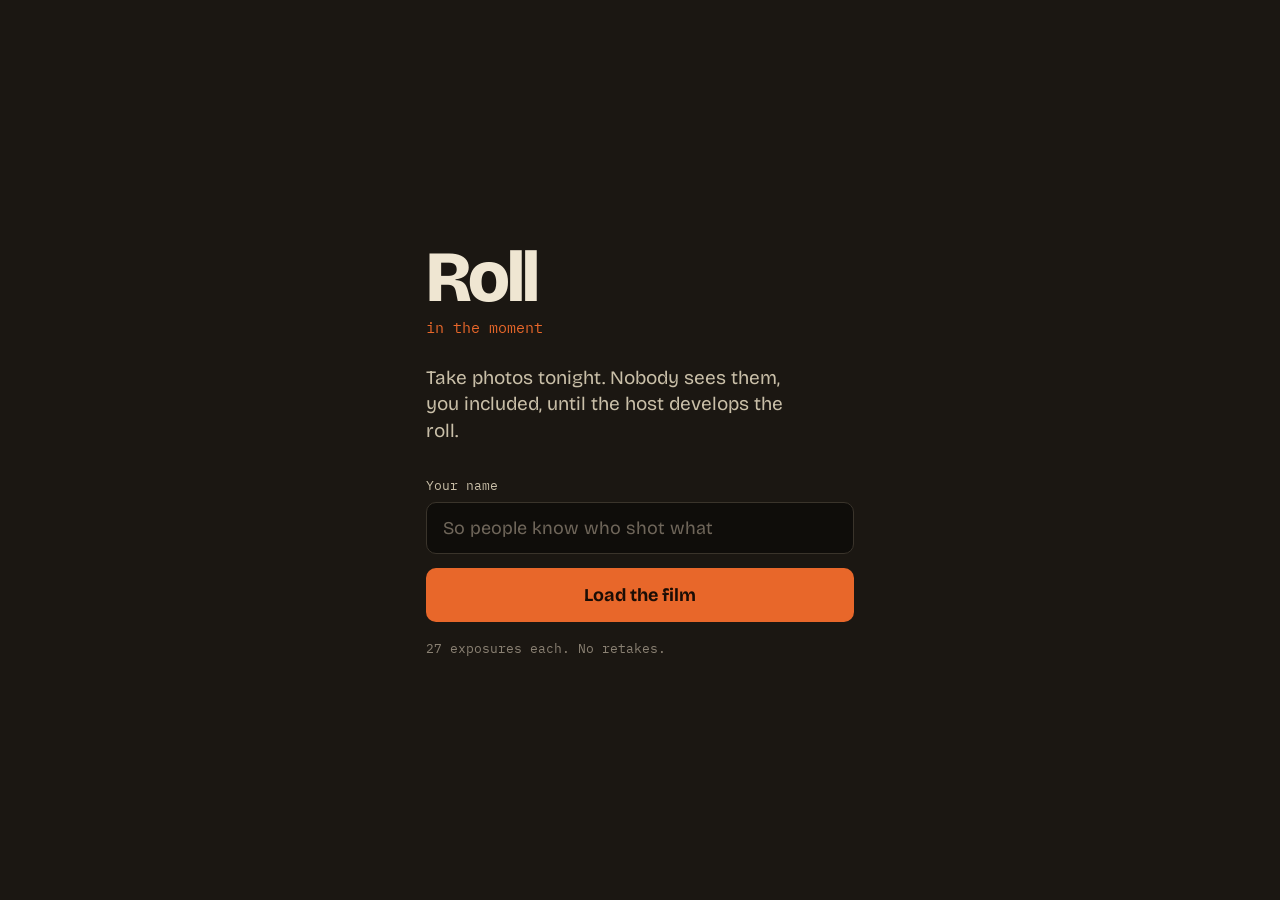
<file: docs/index.html>
<!doctype html>
<html lang="en">
<head>
<meta charset="utf-8">
<meta name="viewport" content="width=device-width, initial-scale=1, viewport-fit=cover, user-scalable=no">
<meta name="robots" content="noindex">
<meta name="theme-color" content="#1b1712">
<title>Roll</title>
<link rel="preconnect" href="https://fonts.googleapis.com">
<link rel="preconnect" href="https://fonts.gstatic.com" crossorigin>
<link href="https://fonts.googleapis.com/css2?family=Bricolage+Grotesque:opsz,wght@12..96,400;12..96,700;12..96,800&family=IBM+Plex+Mono:wght@400;600&display=swap" rel="stylesheet">
<link rel="stylesheet" href="styles.css">
</head>
<body>

<section id="load" class="screen">
  <div class="load-inner">
    <h1 class="wordmark">Roll</h1>
    <p class="tagline">in the moment</p>
    <p class="lede">Take photos tonight. Nobody sees them, you included, until the host develops the roll.</p>
    <form id="load-form">
      <label for="name">Your name</label>
      <input id="name" name="name" autocomplete="given-name" maxlength="30" required placeholder="So people know who shot what">
      <button type="submit" class="btn">Load the film</button>
    </form>
    <p id="load-error" class="error" hidden></p>
    <p class="fine">27 exposures each. No retakes.</p>
  </div>
</section>

<section id="camera" class="screen" hidden>
  <div class="finder-wrap">
    <div class="finder" id="finder">
      <video id="video" playsinline muted autoplay></video>
      <div class="finder-marks" aria-hidden="true"><i></i><i></i><i></i><i></i></div>
      <div class="blink" id="blink"></div>
    </div>
  </div>

  <div class="body">
    <div class="controls">
      <div class="counter" aria-live="polite">
        <span id="count">27</span>
        <small>left</small>
      </div>
      <button id="shutter" class="shutter" aria-label="Take photo"></button>
      <div class="toggles">
        <button id="flash" class="toggle" aria-pressed="false">Flash off</button>
        <button id="flip" class="toggle">Flip</button>
      </div>
    </div>

    <div class="wind" id="wind" role="slider" aria-label="Wind the film" aria-valuemin="0" aria-valuemax="100" aria-valuenow="100" tabindex="0">
      <div class="wheel" id="wheel"></div>
      <span class="wind-hint" id="wind-hint">Drag to wind</span>
    </div>

    <div class="label">
      <span class="label-name">Roll</span>
      <span class="label-tag">in the moment</span>
      <span class="label-spec">ISO 400 &middot; 27 EXP</span>
    </div>
    <p class="status" id="status"></p>
  </div>
  <div class="white" id="white"></div>
  <button id="dev-thumb" class="dev-thumb" hidden></button>
</section>

<section id="done" class="screen" hidden>
  <div class="load-inner">
    <h1 class="wordmark">That's the roll.</h1>
    <p class="lede">All 27 frames are shot. They develop when the host says so. Keep this link, it turns into the gallery.</p>
    <p class="status" id="done-status"></p>
  </div>
</section>

<script type="module" src="camera.js"></script>
</body>
</html>
</file>
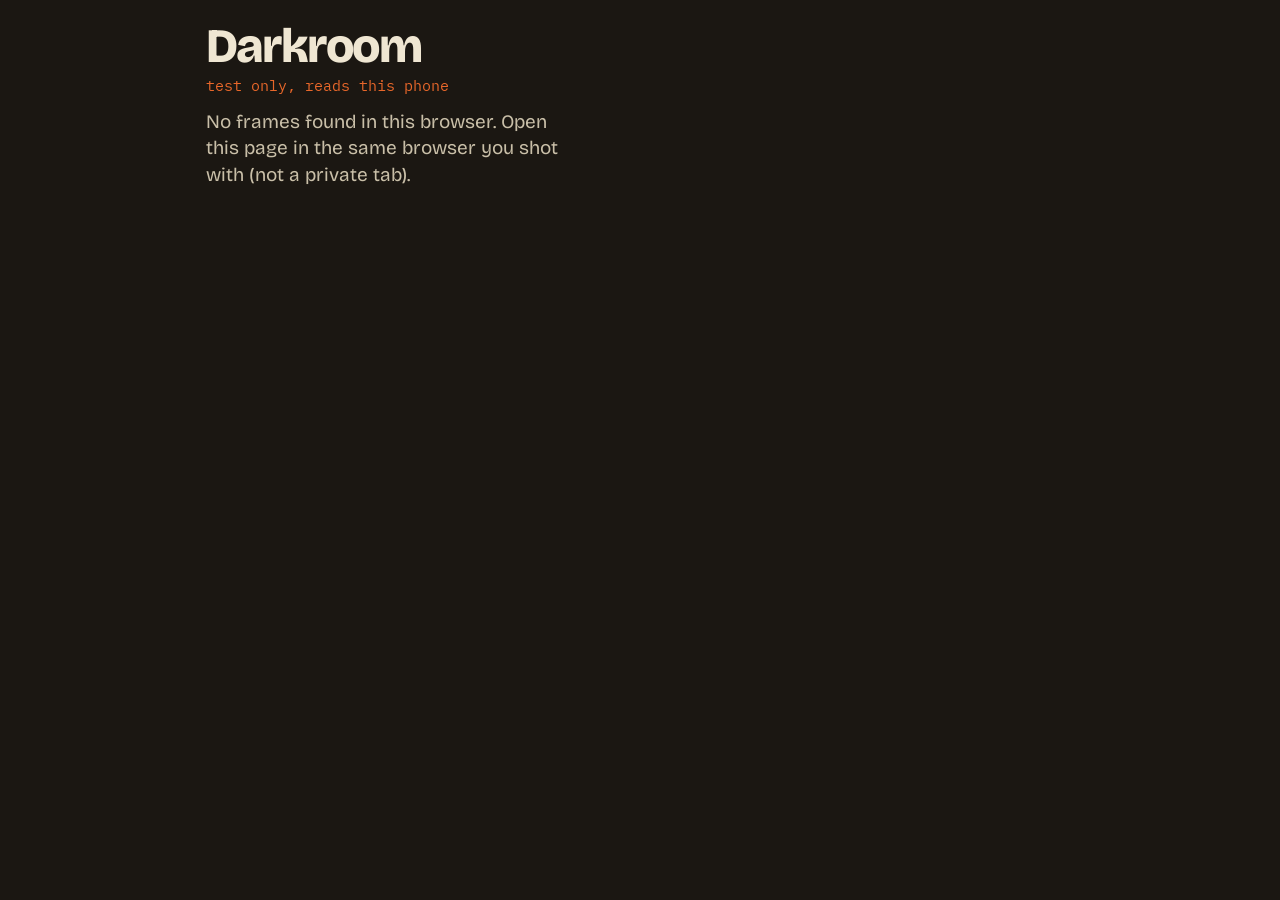
<file: docs/darkroom.html>
<!doctype html>
<html lang="en">
<head>
<meta charset="utf-8">
<meta name="viewport" content="width=device-width, initial-scale=1, viewport-fit=cover">
<meta name="robots" content="noindex">
<meta name="theme-color" content="#1b1712">
<title>Roll Darkroom</title>
<link rel="preconnect" href="https://fonts.googleapis.com">
<link rel="preconnect" href="https://fonts.gstatic.com" crossorigin>
<link href="https://fonts.googleapis.com/css2?family=Bricolage+Grotesque:opsz,wght@12..96,400;12..96,800&family=IBM+Plex+Mono:wght@400;600&display=swap" rel="stylesheet">
<link rel="stylesheet" href="styles.css">
<style>
  .dark { max-width: 900px; margin: 0 auto; padding: calc(24px + env(safe-area-inset-top)) 16px 48px; }
  .dark .wordmark { font-size: 48px; }
  .dark .lede { margin: 14px 0 20px; }
  .actions { display: flex; gap: 10px; margin-bottom: 20px; }
  .actions .btn { width: auto; padding: 12px 18px; font-size: 16px; }
  .grid { display: grid; grid-template-columns: repeat(auto-fill, minmax(140px, 1fr)); gap: 8px; }
  .grid figure { margin: 0; }
  .grid img { width: 100%; display: block; border-radius: 4px; background: #0f0d0a; }
  .grid figcaption { font-family: var(--mono); font-size: 11px; color: var(--cream-dim); margin-top: 4px; }
  .view { position: fixed; inset: 0; background: rgba(10,8,6,0.96); display: flex; align-items: center; justify-content: center; padding: 16px; z-index: 5; }
  .view img { max-width: 100%; max-height: 100%; object-fit: contain; }
</style>
</head>
<body>
<main class="dark">
  <h1 class="wordmark">Darkroom</h1>
  <p class="tagline">test only, reads this phone</p>
  <p class="lede" id="lede">Developing...</p>
  <div class="actions" id="actions" hidden>
    <button class="btn" id="save">Save all to Photos</button>
  </div>
  <div class="grid" id="grid"></div>
</main>
<div class="view" id="view" hidden><img id="view-img" alt=""></div>

<script type="module">
import { all } from './queue.js';

const params = new URLSearchParams(location.search);
const only = params.get('e');
const grid = document.getElementById('grid');
const view = document.getElementById('view');

const items = (await all()).filter((p) => !only || p.eventId === only);
const lede = document.getElementById('lede');

if (!items.length) {
  lede.textContent = 'No frames found in this browser. Open this page in the same browser you shot with (not a private tab).';
} else {
  const rolls = new Set(items.map((p) => p.eventId)).size;
  lede.textContent = `${items.length} frames${rolls > 1 ? ` across ${rolls} rolls` : ''}. Tap one to see it big, or press and hold to save it.`;
  document.getElementById('actions').hidden = false;
  for (const p of items) {
    const url = URL.createObjectURL(p.blob);
    const fig = document.createElement('figure');
    const img = document.createElement('img');
    img.src = url;
    img.alt = `Frame by ${p.name}`;
    img.loading = 'lazy';
    img.onclick = () => { document.getElementById('view-img').src = url; view.hidden = false; };
    const cap = document.createElement('figcaption');
    cap.textContent = `${p.eventId} · ${p.name} · ${new Date(p.takenAt).toLocaleTimeString([], { hour: 'numeric', minute: '2-digit' })}`;
    fig.append(img, cap);
    grid.append(fig);
  }
}

view.onclick = () => { view.hidden = true; };

document.getElementById('save').onclick = async () => {
  const files = items.map((p, i) => new File([p.blob], `roll-${p.eventId}-${String(i + 1).padStart(2, '0')}.jpg`, { type: 'image/jpeg' }));
  if (navigator.canShare?.({ files })) {
    try { await navigator.share({ files }); } catch {}
    return;
  }
  for (const f of files) {
    const a = document.createElement('a');
    a.href = URL.createObjectURL(f);
    a.download = f.name;
    a.click();
    await new Promise((r) => setTimeout(r, 250));
  }
};
</script>
</body>
</html>
</file>
<file: docs/styles.css>
:root {
  --table: #1b1712;
  --wrap: #2f4a3a;
  --wrap-dark: #233a2d;
  --cream: #efe6d2;
  --cream-dim: #c9bfa8;
  --orange: #e8672a;
  --orange-dark: #b84a17;
  --plastic: #141414;
  --sans: "Bricolage Grotesque", system-ui, sans-serif;
  --mono: "IBM Plex Mono", ui-monospace, monospace;
}

* { box-sizing: border-box; margin: 0; padding: 0; }
html, body { height: 100%; }
body {
  background: var(--table);
  color: var(--cream);
  font-family: var(--sans);
  -webkit-tap-highlight-color: transparent;
  overscroll-behavior: none;
}
[hidden] { display: none !important; }
button { font: inherit; color: inherit; background: none; border: 0; cursor: pointer; }

.screen {
  min-height: 100dvh;
  max-width: 460px;
  margin: 0 auto;
  padding: env(safe-area-inset-top) 16px env(safe-area-inset-bottom);
}

/* Load + done */
#load, #done { display: flex; align-items: center; }
.load-inner { width: 100%; padding: 48px 0; }
.wordmark { font-size: 72px; font-weight: 800; letter-spacing: -0.04em; line-height: 0.95; }
#done .wordmark { font-size: 48px; }
.tagline { font-family: var(--mono); color: var(--orange); font-size: 15px; margin-top: 6px; }
.lede { font-size: 19px; line-height: 1.4; color: var(--cream-dim); margin: 28px 0 32px; max-width: 30ch; }
label { display: block; font-family: var(--mono); font-size: 13px; color: var(--cream-dim); margin-bottom: 8px; }
input {
  width: 100%;
  font: inherit; font-size: 18px;
  padding: 14px 16px;
  background: #0f0d0a;
  color: var(--cream);
  border: 1px solid #3a342b;
  border-radius: 10px;
  margin-bottom: 14px;
}
input:focus { outline: 2px solid var(--orange); outline-offset: 1px; border-color: transparent; }
input::placeholder { color: #6f665a; }
.btn {
  width: 100%;
  padding: 16px;
  font-size: 18px; font-weight: 700;
  background: var(--orange);
  color: #1b0d05;
  border-radius: 10px;
}
.btn:active { background: var(--orange-dark); }
.fine { font-family: var(--mono); font-size: 13px; color: #8a8173; margin-top: 18px; }
.error { color: #ff9b7a; margin-top: 14px; line-height: 1.4; }

/* Camera */
#camera {
  display: flex; flex-direction: column;
  height: 100dvh; min-height: 0;
  padding-left: 0; padding-right: 0;
  background: var(--plastic);
  user-select: none; -webkit-user-select: none;
}
.finder-wrap {
  flex: 1; min-height: 0;
  display: flex; align-items: center; justify-content: center;
  padding: 14px 16px 10px;
}
.finder {
  position: relative;
  height: 100%; max-width: 100%;
  aspect-ratio: 2 / 3;
  border-radius: 14px;
  overflow: hidden;
  background: #000;
  border: 3px solid #050505;
}
.finder video { width: 100%; height: 100%; object-fit: cover; display: block; }
.finder video.mirror { transform: scaleX(-1); }
.finder::after {
  content: ""; position: absolute; inset: 0;
  box-shadow: inset 0 0 70px 18px rgba(0,0,0,0.75);
  pointer-events: none;
}
.finder-marks i { position: absolute; width: 18px; height: 18px; border-color: rgba(239,230,210,0.55); border-style: solid; border-width: 0; z-index: 1; }
.finder-marks i:nth-child(1) { top: 14%; left: 12%; border-top-width: 1.5px; border-left-width: 1.5px; }
.finder-marks i:nth-child(2) { top: 14%; right: 12%; border-top-width: 1.5px; border-right-width: 1.5px; }
.finder-marks i:nth-child(3) { bottom: 14%; left: 12%; border-bottom-width: 1.5px; border-left-width: 1.5px; }
.finder-marks i:nth-child(4) { bottom: 14%; right: 12%; border-bottom-width: 1.5px; border-right-width: 1.5px; }
.blink { position: absolute; inset: 0; background: #000; opacity: 0; pointer-events: none; z-index: 2; }
.blink.on { animation: blink 260ms ease-out; }
@keyframes blink { 0% { opacity: 1; } 60% { opacity: 1; } 100% { opacity: 0; } }

.body {
  background: var(--wrap);
  background-image: repeating-linear-gradient(90deg, rgba(0,0,0,0.035) 0 2px, transparent 2px 5px);
  border-top: 4px solid var(--plastic);
  border-radius: 22px 22px 0 0;
  padding: 18px 16px calc(14px + env(safe-area-inset-bottom));
}
.controls { display: grid; grid-template-columns: 1fr auto 1fr; align-items: center; gap: 12px; }
.counter {
  justify-self: start;
  display: flex; flex-direction: column; align-items: center;
  background: #0b0b0b;
  border: 2px solid var(--wrap-dark);
  border-radius: 10px;
  padding: 6px 12px 5px;
  min-width: 64px;
  font-family: var(--mono);
}
.counter span { font-size: 28px; font-weight: 600; color: var(--cream); line-height: 1; }
.counter small { font-size: 10px; color: var(--cream-dim); text-transform: uppercase; letter-spacing: 0.12em; margin-top: 3px; }

.shutter {
  width: 84px; height: 84px; border-radius: 50%;
  background: var(--orange);
  border: 6px solid var(--plastic);
  box-shadow: 0 0 0 3px var(--wrap-dark), inset 0 -6px 0 var(--orange-dark);
  transition: transform 80ms;
}
.shutter:active:not(:disabled) { transform: scale(0.94); box-shadow: 0 0 0 3px var(--wrap-dark), inset 0 -2px 0 var(--orange-dark); }
.shutter:disabled { background: #6b4a37; box-shadow: 0 0 0 3px var(--wrap-dark), inset 0 -6px 0 #4c3426; cursor: default; }

.toggles { justify-self: end; display: flex; flex-direction: column; gap: 8px; align-items: flex-end; }
.toggle {
  font-family: var(--mono); font-size: 13px;
  color: var(--cream);
  padding: 7px 10px;
  border: 1.5px solid rgba(239,230,210,0.35);
  border-radius: 8px;
  min-width: 86px;
}
.toggle[aria-pressed="true"] { background: var(--cream); color: var(--wrap-dark); border-color: var(--cream); }

.wind {
  position: relative;
  margin-top: 18px;
  height: 46px;
  border-radius: 10px;
  overflow: hidden;
  background: #0b0b0b;
  touch-action: none;
  cursor: grab;
}
.wind:active { cursor: grabbing; }
.wheel {
  position: absolute; inset: 4px;
  border-radius: 7px;
  background: repeating-linear-gradient(90deg, #2a2a2a 0 5px, #4a4a4a 5px 7px, #1a1a1a 7px 11px);
  background-position-x: 0;
}
.wind-hint {
  position: absolute; inset: 0;
  display: flex; align-items: center; justify-content: center;
  font-family: var(--mono); font-size: 13px; font-weight: 600;
  color: var(--cream);
  background: rgba(11,11,11,0.55);
  pointer-events: none;
  transition: opacity 200ms;
}
.wind.ready .wind-hint { opacity: 0; }
.wind.ready { cursor: default; }

.label { display: flex; align-items: baseline; gap: 10px; margin-top: 16px; }
.label-name { font-size: 26px; font-weight: 800; letter-spacing: -0.03em; }
.label-tag { font-family: var(--mono); font-size: 12px; color: var(--orange); }
.label-spec { font-family: var(--mono); font-size: 11px; color: var(--cream-dim); margin-left: auto; }
.status { font-family: var(--mono); font-size: 12px; color: var(--cream-dim); min-height: 1.2em; margin-top: 8px; }

.white { position: fixed; inset: 0; background: #fff; opacity: 0; pointer-events: none; z-index: 10; }
.white.on { opacity: 1; }

.dev-thumb {
  position: fixed; top: 16px; left: 16px; z-index: 20;
  width: 64px; height: 96px;
  background-size: cover; background-position: center;
  border: 2px solid var(--cream);
  border-radius: 6px;
}
.dev-thumb.big { width: calc(100vw - 32px); height: calc(100dvh - 32px); background-size: contain; background-repeat: no-repeat; background-color: rgba(0,0,0,0.85); }

/* Page turned sideways: viewfinder left, camera body as a column on the right. */
@media (orientation: landscape) and (max-height: 560px) {
  #camera {
    flex-direction: row;
    max-width: none;
    padding-left: env(safe-area-inset-left);
    padding-top: 0; padding-bottom: 0;
  }
  .finder-wrap { padding: 10px 12px; }
  .finder { aspect-ratio: 3 / 2; }
  .finder-marks i:nth-child(1), .finder-marks i:nth-child(2) { top: 12%; }
  .finder-marks i:nth-child(3), .finder-marks i:nth-child(4) { bottom: 12%; }
  .body {
    width: 230px; flex-shrink: 0;
    display: flex; flex-direction: column; justify-content: center;
    border-top: 0; border-left: 4px solid var(--plastic);
    border-radius: 22px 0 0 22px;
    padding: 12px calc(14px + env(safe-area-inset-right)) 12px 14px;
    overflow-y: auto;
  }
  .controls {
    grid-template-columns: auto 1fr;
    grid-template-areas: "shutter shutter" "counter toggles";
    row-gap: 12px;
  }
  .shutter { grid-area: shutter; justify-self: center; width: 72px; height: 72px; }
  .counter { grid-area: counter; }
  .toggles { grid-area: toggles; }
  .toggle { min-width: 0; width: 100%; padding: 6px 8px; font-size: 12px; }
  .wind { margin-top: 12px; height: 40px; }
  .label { margin-top: 10px; }
  .label-name { font-size: 20px; }
  .label-spec { display: none; }
  .status { margin-top: 4px; }
  #load, #done { max-width: 560px; }
  .load-inner { padding: 24px 0; }
  .wordmark { font-size: 56px; }
  .lede { margin: 16px 0 20px; }
}

@media (prefers-reduced-motion: reduce) {
  .blink.on { animation-duration: 1ms; }
}
</file>
